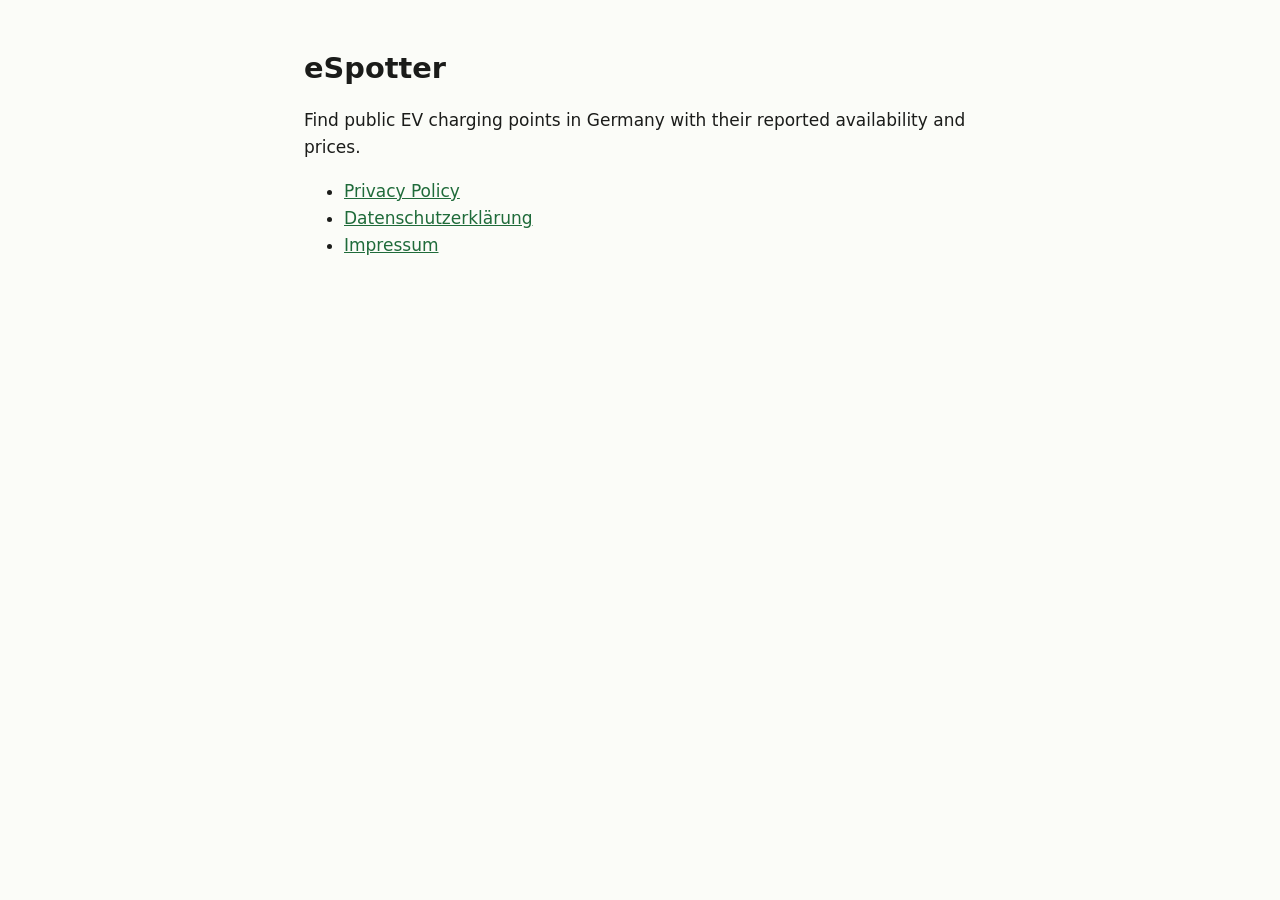
<file: espotter/index.html>
<!doctype html>
<html lang="en">
<head>
<meta charset="utf-8">
<meta name="viewport" content="width=device-width, initial-scale=1">
<title>eSpotter</title>
<link rel="stylesheet" href="style.css">
</head>
<body>
<main>
<h1>eSpotter</h1>
<p>Find public EV charging points in Germany with their reported availability and prices.</p>
<ul>
<li><a href="privacy/">Privacy Policy</a></li>
<li><a href="datenschutz/" lang="de">Datenschutzerklärung</a></li>
<li><a href="impressum/" lang="de">Impressum</a></li>
</ul>
</main>
</body>
</html>
</file>
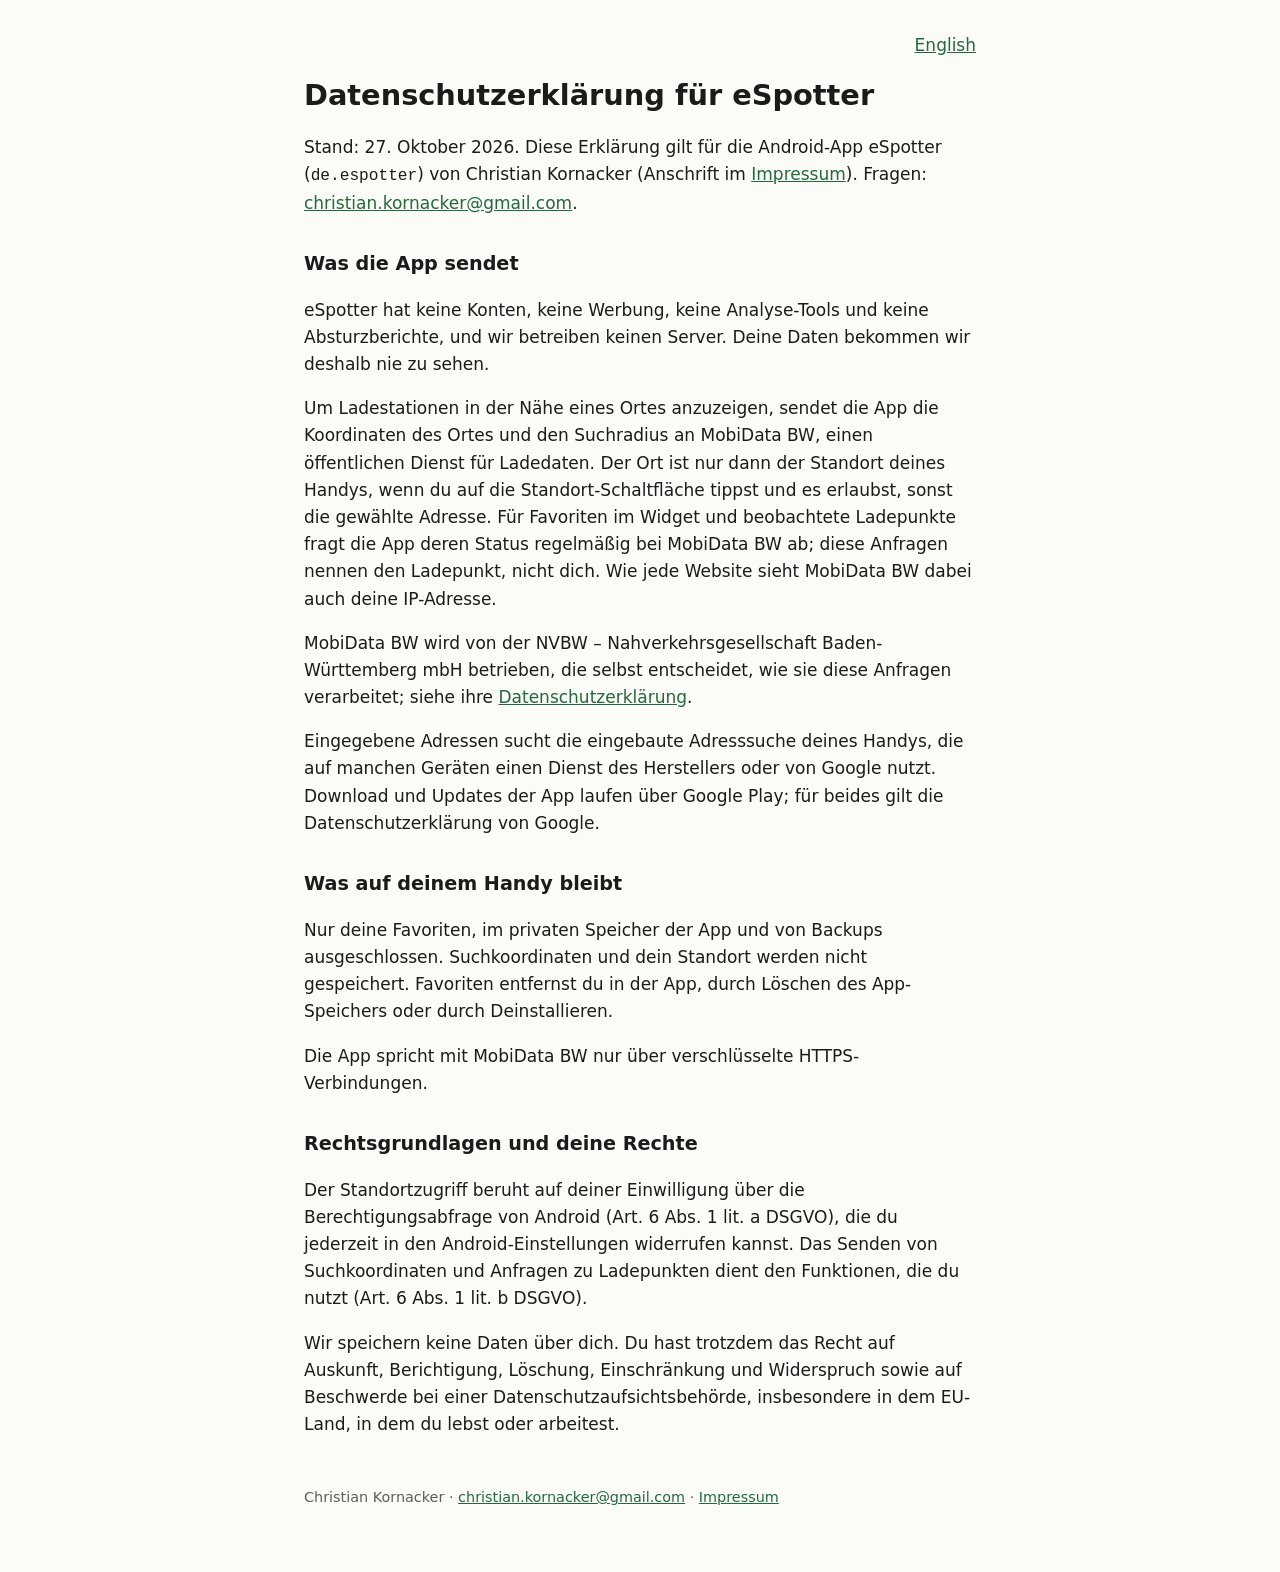
<file: espotter/datenschutz/index.html>
<!doctype html>
<html lang="de">
<head>
<meta charset="utf-8">
<meta name="viewport" content="width=device-width, initial-scale=1">
<title>Datenschutzerklärung (Privacy Policy) für eSpotter</title>
<link rel="alternate" hreflang="en" href="../privacy/">
<link rel="stylesheet" href="../style.css">
</head>
<body>
<main>
<p class="lang"><a href="../privacy/" hreflang="en" lang="en">English</a></p>

<h1>Datenschutzerklärung für eSpotter</h1>

<p>Stand: 27. Oktober 2026. Diese Erklärung gilt für die Android-App eSpotter
(<code>de.espotter</code>) von Christian Kornacker (Anschrift im <a href="../impressum/">Impressum</a>).
Fragen: <a href="mailto:christian.kornacker@gmail.com">christian.kornacker@gmail.com</a>.</p>

<h2>Was die App sendet</h2>

<p>eSpotter hat keine Konten, keine Werbung, keine Analyse-Tools und keine Absturzberichte, und wir
betreiben keinen Server. Deine Daten bekommen wir deshalb nie zu sehen.</p>

<p>Um Ladestationen in der Nähe eines Ortes anzuzeigen, sendet die App die Koordinaten des Ortes und
den Suchradius an MobiData BW, einen öffentlichen Dienst für Ladedaten. Der Ort ist nur dann der
Standort deines Handys, wenn du auf die Standort-Schaltfläche tippst und es erlaubst, sonst die
gewählte Adresse. Für Favoriten im Widget und beobachtete Ladepunkte fragt die App deren Status
regelmäßig bei MobiData BW ab; diese Anfragen nennen den Ladepunkt, nicht dich. Wie jede Website sieht
MobiData BW dabei auch deine IP-Adresse.</p>

<p>MobiData BW wird von der NVBW – Nahverkehrsgesellschaft Baden-Württemberg mbH betrieben, die selbst
entscheidet, wie sie diese Anfragen verarbeitet; siehe ihre
<a href="https://www.mobidata-bw.de/pages/datenschutz">Datenschutzerklärung</a>.</p>

<p>Eingegebene Adressen sucht die eingebaute Adresssuche deines Handys, die auf manchen Geräten einen
Dienst des Herstellers oder von Google nutzt. Download und Updates der App laufen über Google Play;
für beides gilt die Datenschutzerklärung von Google.</p>

<h2>Was auf deinem Handy bleibt</h2>

<p>Nur deine Favoriten, im privaten Speicher der App und von Backups ausgeschlossen. Suchkoordinaten
und dein Standort werden nicht gespeichert. Favoriten entfernst du in der App, durch Löschen des
App-Speichers oder durch Deinstallieren.</p>

<p>Die App spricht mit MobiData BW nur über verschlüsselte HTTPS-Verbindungen.</p>

<h2>Rechtsgrundlagen und deine Rechte</h2>

<p>Der Standortzugriff beruht auf deiner Einwilligung über die Berechtigungsabfrage von Android
(Art. 6 Abs. 1 lit. a DSGVO), die du jederzeit in den Android-Einstellungen widerrufen kannst. Das
Senden von Suchkoordinaten und Anfragen zu Ladepunkten dient den Funktionen, die du nutzt
(Art. 6 Abs. 1 lit. b DSGVO).</p>

<p>Wir speichern keine Daten über dich. Du hast trotzdem das Recht auf Auskunft, Berichtigung,
Löschung, Einschränkung und Widerspruch sowie auf Beschwerde bei einer
Datenschutzaufsichtsbehörde, insbesondere in dem EU-Land, in dem du lebst oder arbeitest.</p>

<footer>Christian Kornacker · <a href="mailto:christian.kornacker@gmail.com">christian.kornacker@gmail.com</a>
· <a href="../impressum/">Impressum</a></footer>
</main>
</body>
</html>
</file>
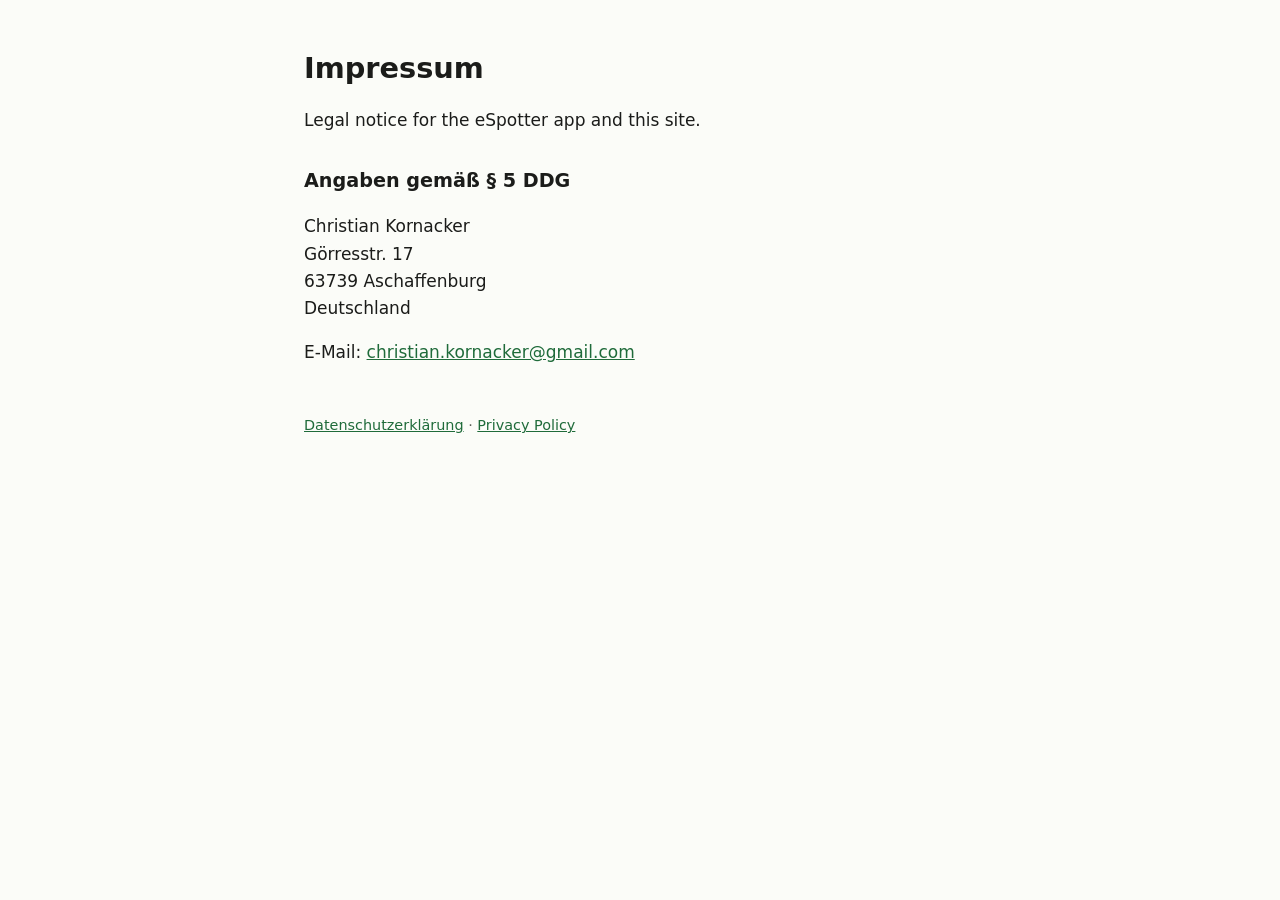
<file: espotter/impressum/index.html>
<!doctype html>
<html lang="de">
<head>
<meta charset="utf-8">
<meta name="viewport" content="width=device-width, initial-scale=1">
<title>Impressum (Legal notice) – eSpotter</title>
<link rel="stylesheet" href="../style.css">
</head>
<body>
<main>
<h1>Impressum</h1>

<p lang="en">Legal notice for the eSpotter app and this site.</p>

<h2>Angaben gemäß § 5 DDG</h2>

<p>Christian Kornacker<br>
Görresstr. 17<br>
63739 Aschaffenburg<br>
Deutschland</p>

<p>E-Mail: <a href="mailto:christian.kornacker@gmail.com">christian.kornacker@gmail.com</a></p>

<footer><a href="../datenschutz/">Datenschutzerklärung</a> ·
<a href="../privacy/" lang="en">Privacy Policy</a></footer>
</main>
</body>
</html>
</file>
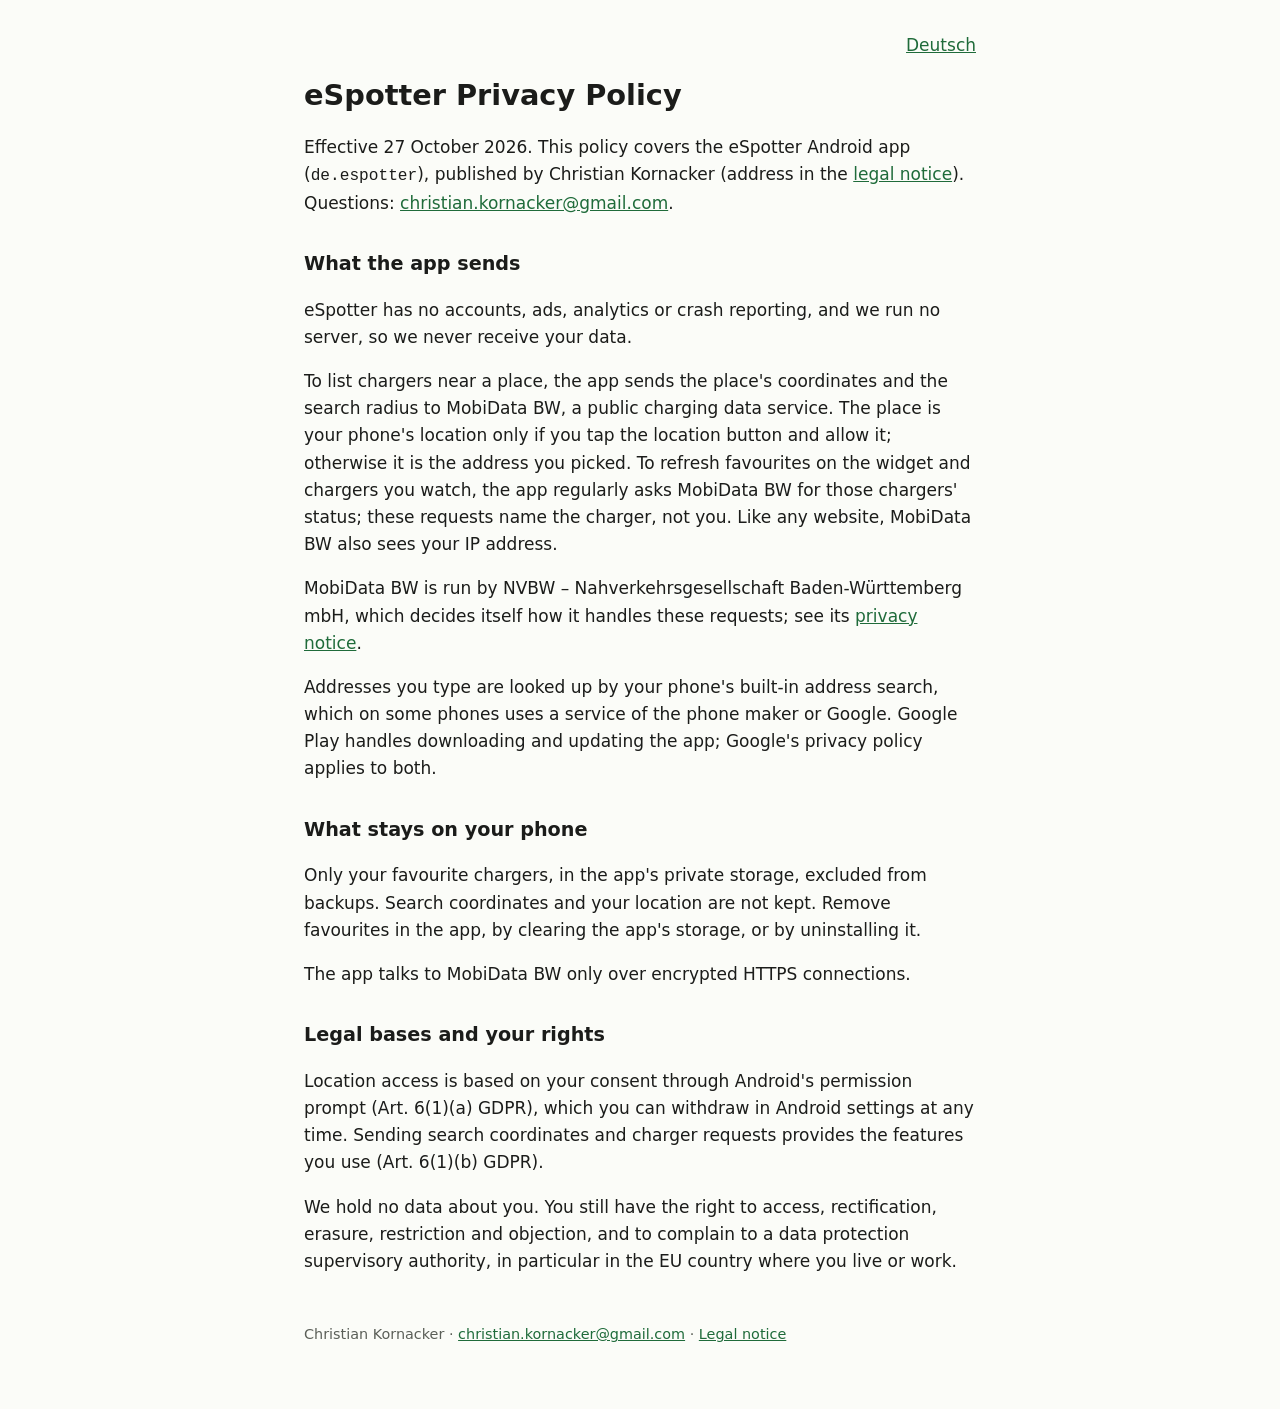
<file: espotter/privacy/index.html>
<!doctype html>
<html lang="en">
<head>
<meta charset="utf-8">
<meta name="viewport" content="width=device-width, initial-scale=1">
<title>eSpotter Privacy Policy</title>
<link rel="alternate" hreflang="de" href="../datenschutz/">
<link rel="stylesheet" href="../style.css">
</head>
<body>
<main>
<p class="lang"><a href="../datenschutz/" hreflang="de" lang="de">Deutsch</a></p>

<h1>eSpotter Privacy Policy</h1>

<p>Effective 27 October 2026. This policy covers the eSpotter Android app (<code>de.espotter</code>),
published by Christian Kornacker (address in the <a href="../impressum/">legal notice</a>).
Questions: <a href="mailto:christian.kornacker@gmail.com">christian.kornacker@gmail.com</a>.</p>

<h2>What the app sends</h2>

<p>eSpotter has no accounts, ads, analytics or crash reporting, and we run no server, so we never
receive your data.</p>

<p>To list chargers near a place, the app sends the place's coordinates and the search radius to
MobiData BW, a public charging data service. The place is your phone's location only if you tap the
location button and allow it; otherwise it is the address you picked. To refresh favourites on the
widget and chargers you watch, the app regularly asks MobiData BW for those chargers' status; these
requests name the charger, not you. Like any website, MobiData BW also sees your IP address.</p>

<p>MobiData BW is run by NVBW &ndash; Nahverkehrsgesellschaft Baden-W&uuml;rttemberg mbH, which
decides itself how it handles these requests; see its
<a href="https://www.mobidata-bw.de/pages/datenschutz">privacy notice</a>.</p>

<p>Addresses you type are looked up by your phone's built-in address search, which on some phones
uses a service of the phone maker or Google. Google Play handles downloading and updating the app;
Google's privacy policy applies to both.</p>

<h2>What stays on your phone</h2>

<p>Only your favourite chargers, in the app's private storage, excluded from backups. Search
coordinates and your location are not kept. Remove favourites in the app, by clearing the app's
storage, or by uninstalling it.</p>

<p>The app talks to MobiData BW only over encrypted HTTPS connections.</p>

<h2>Legal bases and your rights</h2>

<p>Location access is based on your consent through Android's permission prompt (Art. 6(1)(a)
GDPR), which you can withdraw in Android settings at any time. Sending search coordinates and charger
requests provides the features you use (Art. 6(1)(b) GDPR).</p>

<p>We hold no data about you. You still have the right to access, rectification, erasure,
restriction and objection, and to complain to a data protection supervisory authority, in particular
in the EU country where you live or work.</p>

<footer>Christian Kornacker &middot;
<a href="mailto:christian.kornacker@gmail.com">christian.kornacker@gmail.com</a> &middot;
<a href="../impressum/">Legal notice</a></footer>
</main>
</body>
</html>
</file>
<file: espotter/style.css>
:root {
  color-scheme: light dark;
  --text: #1b1c1a;
  --muted: #5b5f58;
  --link: #1f6b3a;
  --background: #fbfcf8;
}

@media (prefers-color-scheme: dark) {
  :root {
    --text: #e3e3de;
    --muted: #a9ada5;
    --link: #8fd5a1;
    --background: #121411;
  }
}

body {
  margin: 0;
  background: var(--background);
  color: var(--text);
  font: 17px/1.6 system-ui, -apple-system, "Segoe UI", Roboto, sans-serif;
}

main {
  max-width: 42rem;
  margin: 0 auto;
  padding: 2rem 1rem 4rem;
}

h1 {
  font-size: 1.8rem;
  line-height: 1.25;
}

h2 {
  font-size: 1.2rem;
  margin-top: 2rem;
}

a {
  color: var(--link);
}

code {
  font-size: 0.95em;
}

.lang {
  text-align: right;
  margin: 0;
}

footer {
  margin-top: 3rem;
  color: var(--muted);
  font-size: 0.9rem;
}
</file>
